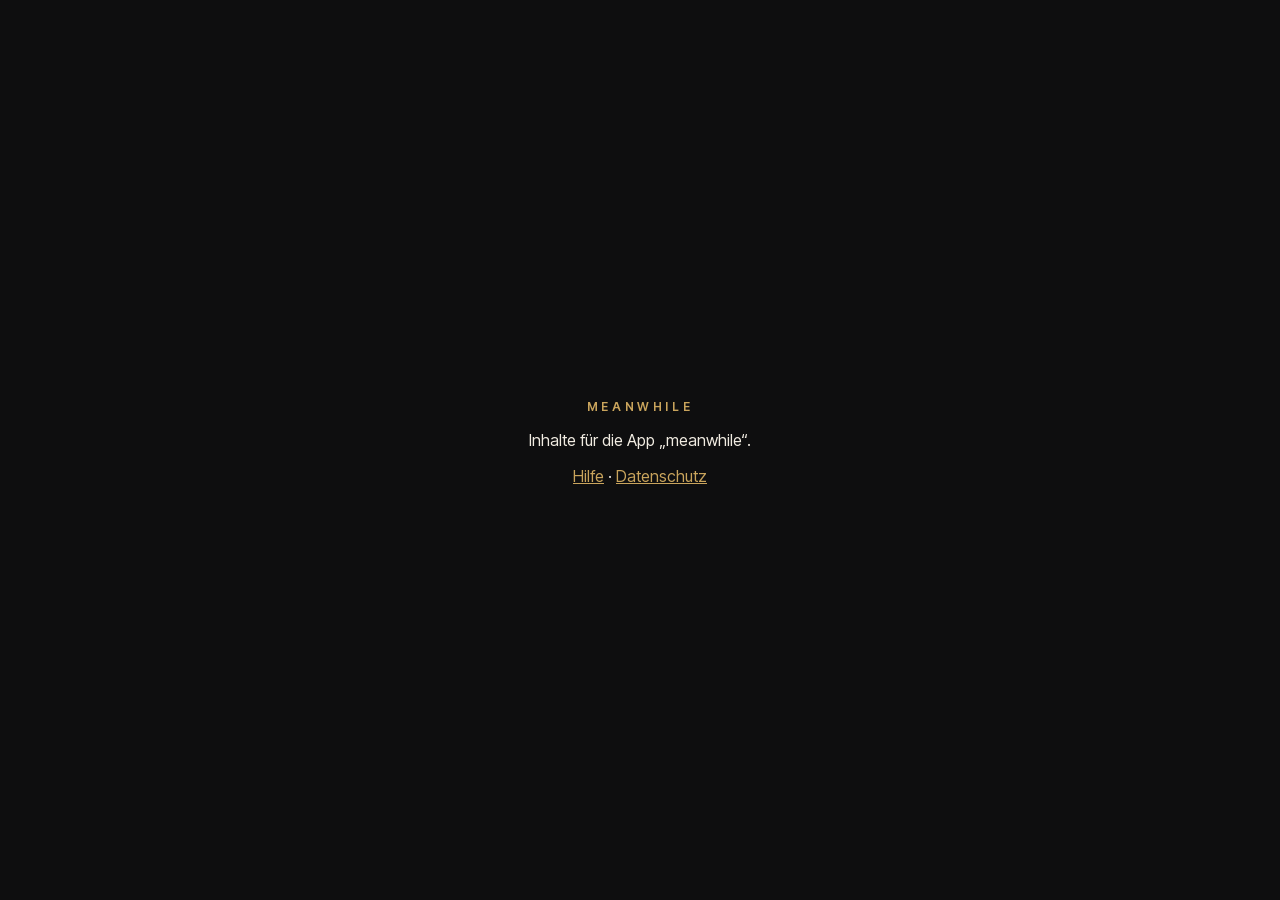
<file: docs/index.html>
<!doctype html>
<html lang="de">
<head><meta charset="utf-8"><meta name="viewport" content="width=device-width, initial-scale=1"><title>meanwhile</title>
<link rel="stylesheet" href="fonts.css">
<style>body{margin:0;background:#0e0e0f;color:#f1ece2;font-family:"Inter Tight",system-ui,sans-serif;display:grid;place-items:center;min-height:100vh;text-align:center}
.b{color:#c9a45c;letter-spacing:.3em;text-transform:uppercase;font-size:12px;font-weight:600}a{color:#c9a45c}</style></head>
<body><div><div class="b">meanwhile</div><p>Inhalte für die App „meanwhile“.</p><p><a href="support.html">Hilfe</a> · <a href="datenschutz.html">Datenschutz</a></p></div></body>
</html>
</file>
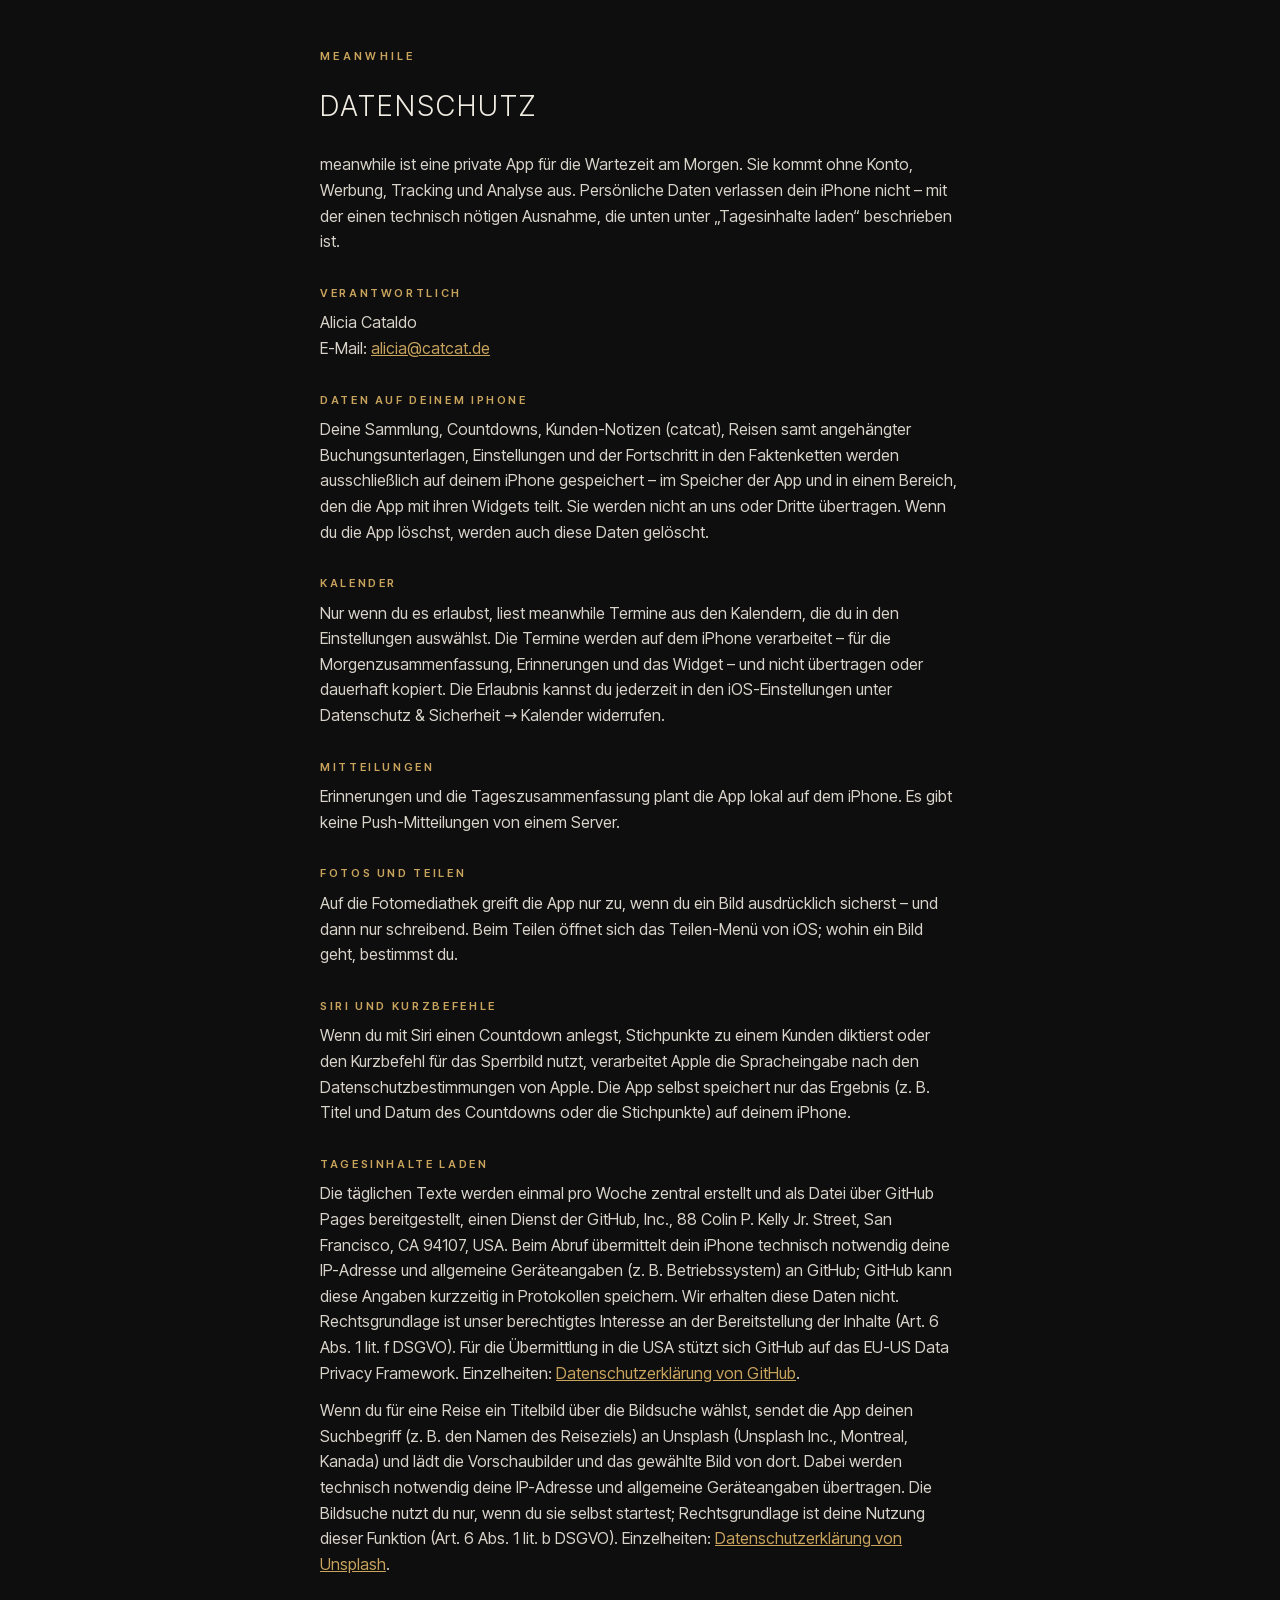
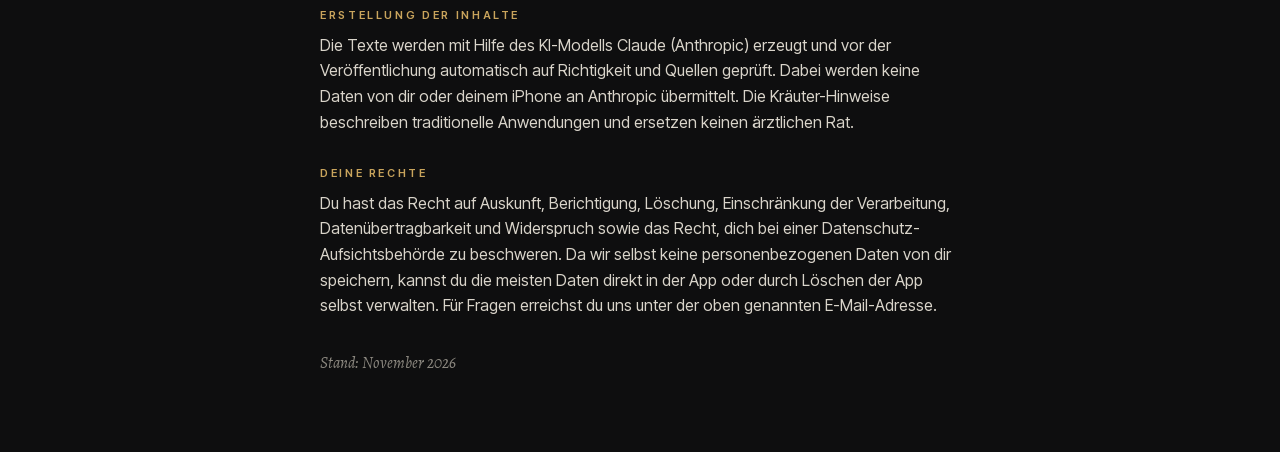
<file: docs/datenschutz.html>
<!doctype html>
<html lang="de">
<head>
  <meta charset="utf-8">
  <meta name="viewport" content="width=device-width, initial-scale=1">
  <title>Datenschutz · meanwhile</title>
  <link rel="stylesheet" href="fonts.css">
  <style>
    body { margin: 0; background: #0e0e0f; color: #f1ece2; font-family: "Inter Tight", "Helvetica Neue", system-ui, sans-serif; line-height: 1.6; }
    main { max-width: 640px; margin: 0 auto; padding: 48px 22px 64px; }
    .brand { color: #c9a45c; font-weight: 600; letter-spacing: .3em; text-transform: uppercase; font-size: 11px; }
    h1 { font-weight: 300; text-transform: uppercase; letter-spacing: .07em; font-size: 28px; margin: 18px 0 24px; }
    h3 { font-size: 11px; font-weight: 600; letter-spacing: .24em; text-transform: uppercase; color: #c9a45c; margin: 30px 0 8px; }
    p { margin: 0 0 12px; color: #d9d4ca; }
    a { color: #c9a45c; }
    .privacy-updated { color: #8b877f; font-family: "Alegreya", Georgia, serif; font-style: italic; margin-top: 32px; }
  </style>
</head>
<body>
  <main>
    <div class="brand">meanwhile</div>
    <h1>Datenschutz</h1>
    <div id="text"></div>
  </main>
  <script src="privacy.js"></script>
  <script>document.getElementById("text").innerHTML = PRIVACY_HTML;</script>
</body>
</html>
</file>
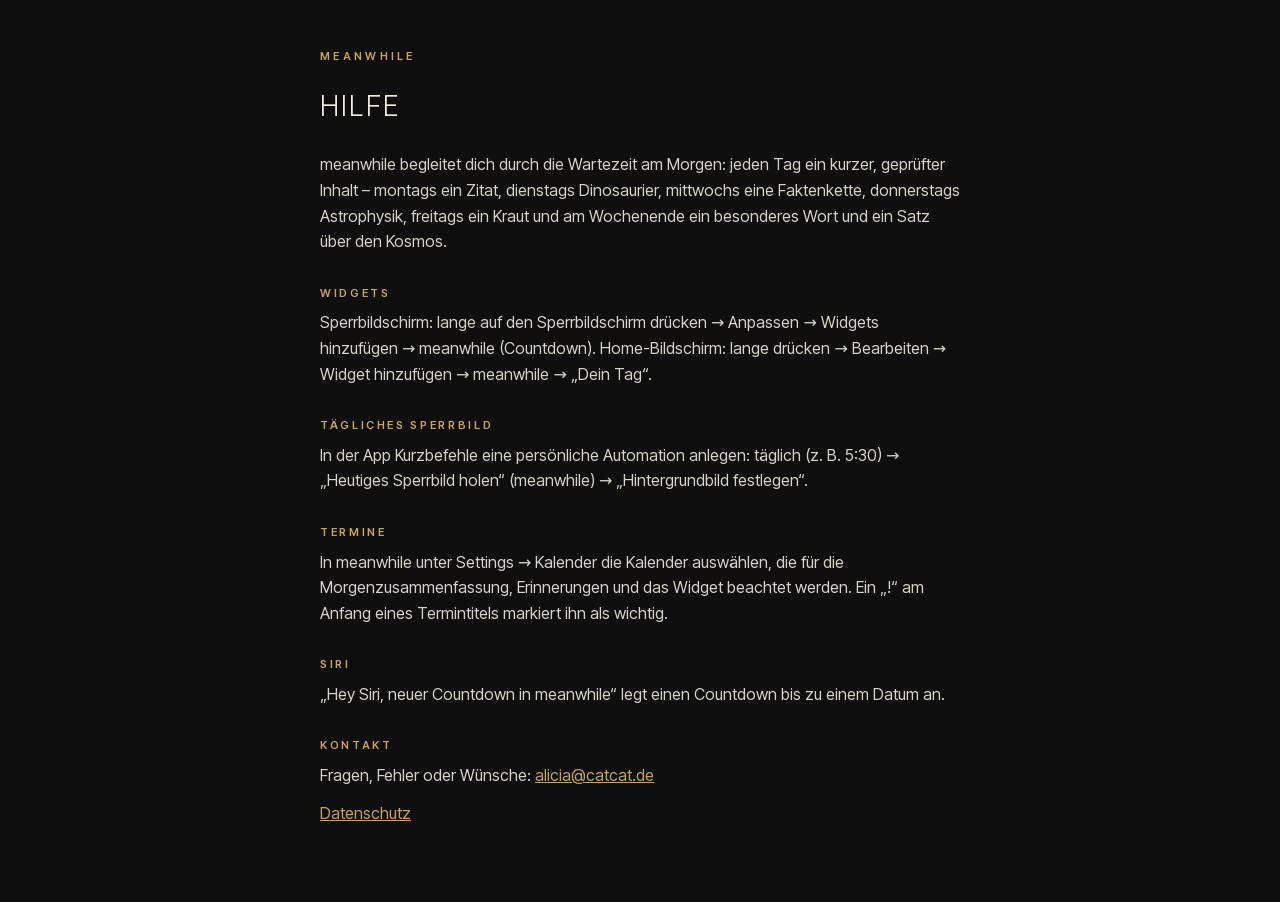
<file: docs/support.html>
<!doctype html>
<html lang="de">
<head>
  <meta charset="utf-8">
  <meta name="viewport" content="width=device-width, initial-scale=1">
  <title>Hilfe · meanwhile</title>
  <link rel="stylesheet" href="fonts.css">
  <style>
    body { margin: 0; background: #0e0e0f; color: #f1ece2; font-family: "Inter Tight", "Helvetica Neue", system-ui, sans-serif; line-height: 1.6; }
    main { max-width: 640px; margin: 0 auto; padding: 48px 22px 64px; }
    .brand { color: #c9a45c; font-weight: 600; letter-spacing: .3em; text-transform: uppercase; font-size: 11px; }
    h1 { font-weight: 300; text-transform: uppercase; letter-spacing: .07em; font-size: 28px; margin: 18px 0 24px; }
    h3 { font-size: 11px; font-weight: 600; letter-spacing: .24em; text-transform: uppercase; color: #c9a45c; margin: 30px 0 8px; }
    p { margin: 0 0 12px; color: #d9d4ca; }
    a { color: #c9a45c; }
  </style>
</head>
<body>
  <main>
    <div class="brand">meanwhile</div>
    <h1>Hilfe</h1>
    <p>meanwhile begleitet dich durch die Wartezeit am Morgen: jeden Tag ein kurzer, geprüfter Inhalt – montags ein Zitat, dienstags Dinosaurier, mittwochs eine Faktenkette, donnerstags Astrophysik, freitags ein Kraut und am Wochenende ein besonderes Wort und ein Satz über den Kosmos.</p>

    <h3>Widgets</h3>
    <p>Sperrbildschirm: lange auf den Sperrbildschirm drücken → Anpassen → Widgets hinzufügen → meanwhile (Countdown). Home-Bildschirm: lange drücken → Bearbeiten → Widget hinzufügen → meanwhile → „Dein Tag“.</p>

    <h3>Tägliches Sperrbild</h3>
    <p>In der App Kurzbefehle eine persönliche Automation anlegen: täglich (z. B. 5:30) → „Heutiges Sperrbild holen“ (meanwhile) → „Hintergrundbild festlegen“.</p>

    <h3>Termine</h3>
    <p>In meanwhile unter Settings → Kalender die Kalender auswählen, die für die Morgenzusammenfassung, Erinnerungen und das Widget beachtet werden. Ein „!“ am Anfang eines Termintitels markiert ihn als wichtig.</p>

    <h3>Siri</h3>
    <p>„Hey Siri, neuer Countdown in meanwhile“ legt einen Countdown bis zu einem Datum an.</p>

    <h3>Kontakt</h3>
    <p>Fragen, Fehler oder Wünsche: <a href="mailto:alicia@catcat.de">alicia@catcat.de</a></p>

    <p><a href="datenschutz.html">Datenschutz</a></p>
  </main>
</body>
</html>
</file>
<file: docs/fonts.css>
/* Schriften lokal (SIL Open Font License, siehe fonts/OFL-*.txt) – die App funktioniert so auch ohne Netz. */
/* latin-ext */
@font-face {
  font-family: 'Alegreya';
  font-style: italic;
  font-weight: 400;
  font-display: swap;
  src: url(fonts/Alegreya-italic-latin-ext.woff2) format('woff2');
  unicode-range: U+0100-02BA, U+02BD-02C5, U+02C7-02CC, U+02CE-02D7, U+02DD-02FF, U+0304, U+0308, U+0329, U+1D00-1DBF, U+1E00-1E9F, U+1EF2-1EFF, U+2020, U+20A0-20AB, U+20AD-20C4, U+2113, U+2C60-2C7F, U+A720-A7FF;
}
/* latin */
@font-face {
  font-family: 'Alegreya';
  font-style: italic;
  font-weight: 400;
  font-display: swap;
  src: url(fonts/Alegreya-italic-latin.woff2) format('woff2');
  unicode-range: U+0000-00FF, U+0131, U+0152-0153, U+02BB-02BC, U+02C6, U+02DA, U+02DC, U+0304, U+0308, U+0329, U+2000-206F, U+20AC, U+2122, U+2191, U+2193, U+2212, U+2215, U+FEFF, U+FFFD;
}
/* latin-ext */
@font-face {
  font-family: 'Alegreya';
  font-style: italic;
  font-weight: 500;
  font-display: swap;
  src: url(fonts/Alegreya-italic-latin-ext.woff2) format('woff2');
  unicode-range: U+0100-02BA, U+02BD-02C5, U+02C7-02CC, U+02CE-02D7, U+02DD-02FF, U+0304, U+0308, U+0329, U+1D00-1DBF, U+1E00-1E9F, U+1EF2-1EFF, U+2020, U+20A0-20AB, U+20AD-20C4, U+2113, U+2C60-2C7F, U+A720-A7FF;
}
/* latin */
@font-face {
  font-family: 'Alegreya';
  font-style: italic;
  font-weight: 500;
  font-display: swap;
  src: url(fonts/Alegreya-italic-latin.woff2) format('woff2');
  unicode-range: U+0000-00FF, U+0131, U+0152-0153, U+02BB-02BC, U+02C6, U+02DA, U+02DC, U+0304, U+0308, U+0329, U+2000-206F, U+20AC, U+2122, U+2191, U+2193, U+2212, U+2215, U+FEFF, U+FFFD;
}
/* latin-ext */
@font-face {
  font-family: 'Alegreya';
  font-style: normal;
  font-weight: 400;
  font-display: swap;
  src: url(fonts/Alegreya-normal-latin-ext.woff) format('woff');
  unicode-range: U+0100-02BA, U+02BD-02C5, U+02C7-02CC, U+02CE-02D7, U+02DD-02FF, U+0304, U+0308, U+0329, U+1D00-1DBF, U+1E00-1E9F, U+1EF2-1EFF, U+2020, U+20A0-20AB, U+20AD-20C4, U+2113, U+2C60-2C7F, U+A720-A7FF;
}
/* latin */
@font-face {
  font-family: 'Alegreya';
  font-style: normal;
  font-weight: 400;
  font-display: swap;
  src: url(fonts/Alegreya-normal-latin.woff) format('woff');
  unicode-range: U+0000-00FF, U+0131, U+0152-0153, U+02BB-02BC, U+02C6, U+02DA, U+02DC, U+0304, U+0308, U+0329, U+2000-206F, U+20AC, U+2122, U+2191, U+2193, U+2212, U+2215, U+FEFF, U+FFFD;
}
/* latin-ext */
@font-face {
  font-family: 'Inter Tight';
  font-style: normal;
  font-weight: 300;
  font-display: swap;
  src: url(fonts/InterTight-normal-latin-ext.woff2) format('woff2');
  unicode-range: U+0100-02BA, U+02BD-02C5, U+02C7-02CC, U+02CE-02D7, U+02DD-02FF, U+0304, U+0308, U+0329, U+1D00-1DBF, U+1E00-1E9F, U+1EF2-1EFF, U+2020, U+20A0-20AB, U+20AD-20C4, U+2113, U+2C60-2C7F, U+A720-A7FF;
}
/* latin */
@font-face {
  font-family: 'Inter Tight';
  font-style: normal;
  font-weight: 300;
  font-display: swap;
  src: url(fonts/InterTight-normal-latin.woff2) format('woff2');
  unicode-range: U+0000-00FF, U+0131, U+0152-0153, U+02BB-02BC, U+02C6, U+02DA, U+02DC, U+0304, U+0308, U+0329, U+2000-206F, U+20AC, U+2122, U+2191, U+2193, U+2212, U+2215, U+FEFF, U+FFFD;
}
/* latin-ext */
@font-face {
  font-family: 'Inter Tight';
  font-style: normal;
  font-weight: 400;
  font-display: swap;
  src: url(fonts/InterTight-normal-latin-ext.woff2) format('woff2');
  unicode-range: U+0100-02BA, U+02BD-02C5, U+02C7-02CC, U+02CE-02D7, U+02DD-02FF, U+0304, U+0308, U+0329, U+1D00-1DBF, U+1E00-1E9F, U+1EF2-1EFF, U+2020, U+20A0-20AB, U+20AD-20C4, U+2113, U+2C60-2C7F, U+A720-A7FF;
}
/* latin */
@font-face {
  font-family: 'Inter Tight';
  font-style: normal;
  font-weight: 400;
  font-display: swap;
  src: url(fonts/InterTight-normal-latin.woff2) format('woff2');
  unicode-range: U+0000-00FF, U+0131, U+0152-0153, U+02BB-02BC, U+02C6, U+02DA, U+02DC, U+0304, U+0308, U+0329, U+2000-206F, U+20AC, U+2122, U+2191, U+2193, U+2212, U+2215, U+FEFF, U+FFFD;
}
/* latin-ext */
@font-face {
  font-family: 'Inter Tight';
  font-style: normal;
  font-weight: 500;
  font-display: swap;
  src: url(fonts/InterTight-normal-latin-ext.woff2) format('woff2');
  unicode-range: U+0100-02BA, U+02BD-02C5, U+02C7-02CC, U+02CE-02D7, U+02DD-02FF, U+0304, U+0308, U+0329, U+1D00-1DBF, U+1E00-1E9F, U+1EF2-1EFF, U+2020, U+20A0-20AB, U+20AD-20C4, U+2113, U+2C60-2C7F, U+A720-A7FF;
}
/* latin */
@font-face {
  font-family: 'Inter Tight';
  font-style: normal;
  font-weight: 500;
  font-display: swap;
  src: url(fonts/InterTight-normal-latin.woff2) format('woff2');
  unicode-range: U+0000-00FF, U+0131, U+0152-0153, U+02BB-02BC, U+02C6, U+02DA, U+02DC, U+0304, U+0308, U+0329, U+2000-206F, U+20AC, U+2122, U+2191, U+2193, U+2212, U+2215, U+FEFF, U+FFFD;
}
/* latin-ext */
@font-face {
  font-family: 'Inter Tight';
  font-style: normal;
  font-weight: 600;
  font-display: swap;
  src: url(fonts/InterTight-normal-latin-ext.woff2) format('woff2');
  unicode-range: U+0100-02BA, U+02BD-02C5, U+02C7-02CC, U+02CE-02D7, U+02DD-02FF, U+0304, U+0308, U+0329, U+1D00-1DBF, U+1E00-1E9F, U+1EF2-1EFF, U+2020, U+20A0-20AB, U+20AD-20C4, U+2113, U+2C60-2C7F, U+A720-A7FF;
}
/* latin */
@font-face {
  font-family: 'Inter Tight';
  font-style: normal;
  font-weight: 600;
  font-display: swap;
  src: url(fonts/InterTight-normal-latin.woff2) format('woff2');
  unicode-range: U+0000-00FF, U+0131, U+0152-0153, U+02BB-02BC, U+02C6, U+02DA, U+02DC, U+0304, U+0308, U+0329, U+2000-206F, U+20AC, U+2122, U+2191, U+2193, U+2212, U+2215, U+FEFF, U+FFFD;
}
</file>
